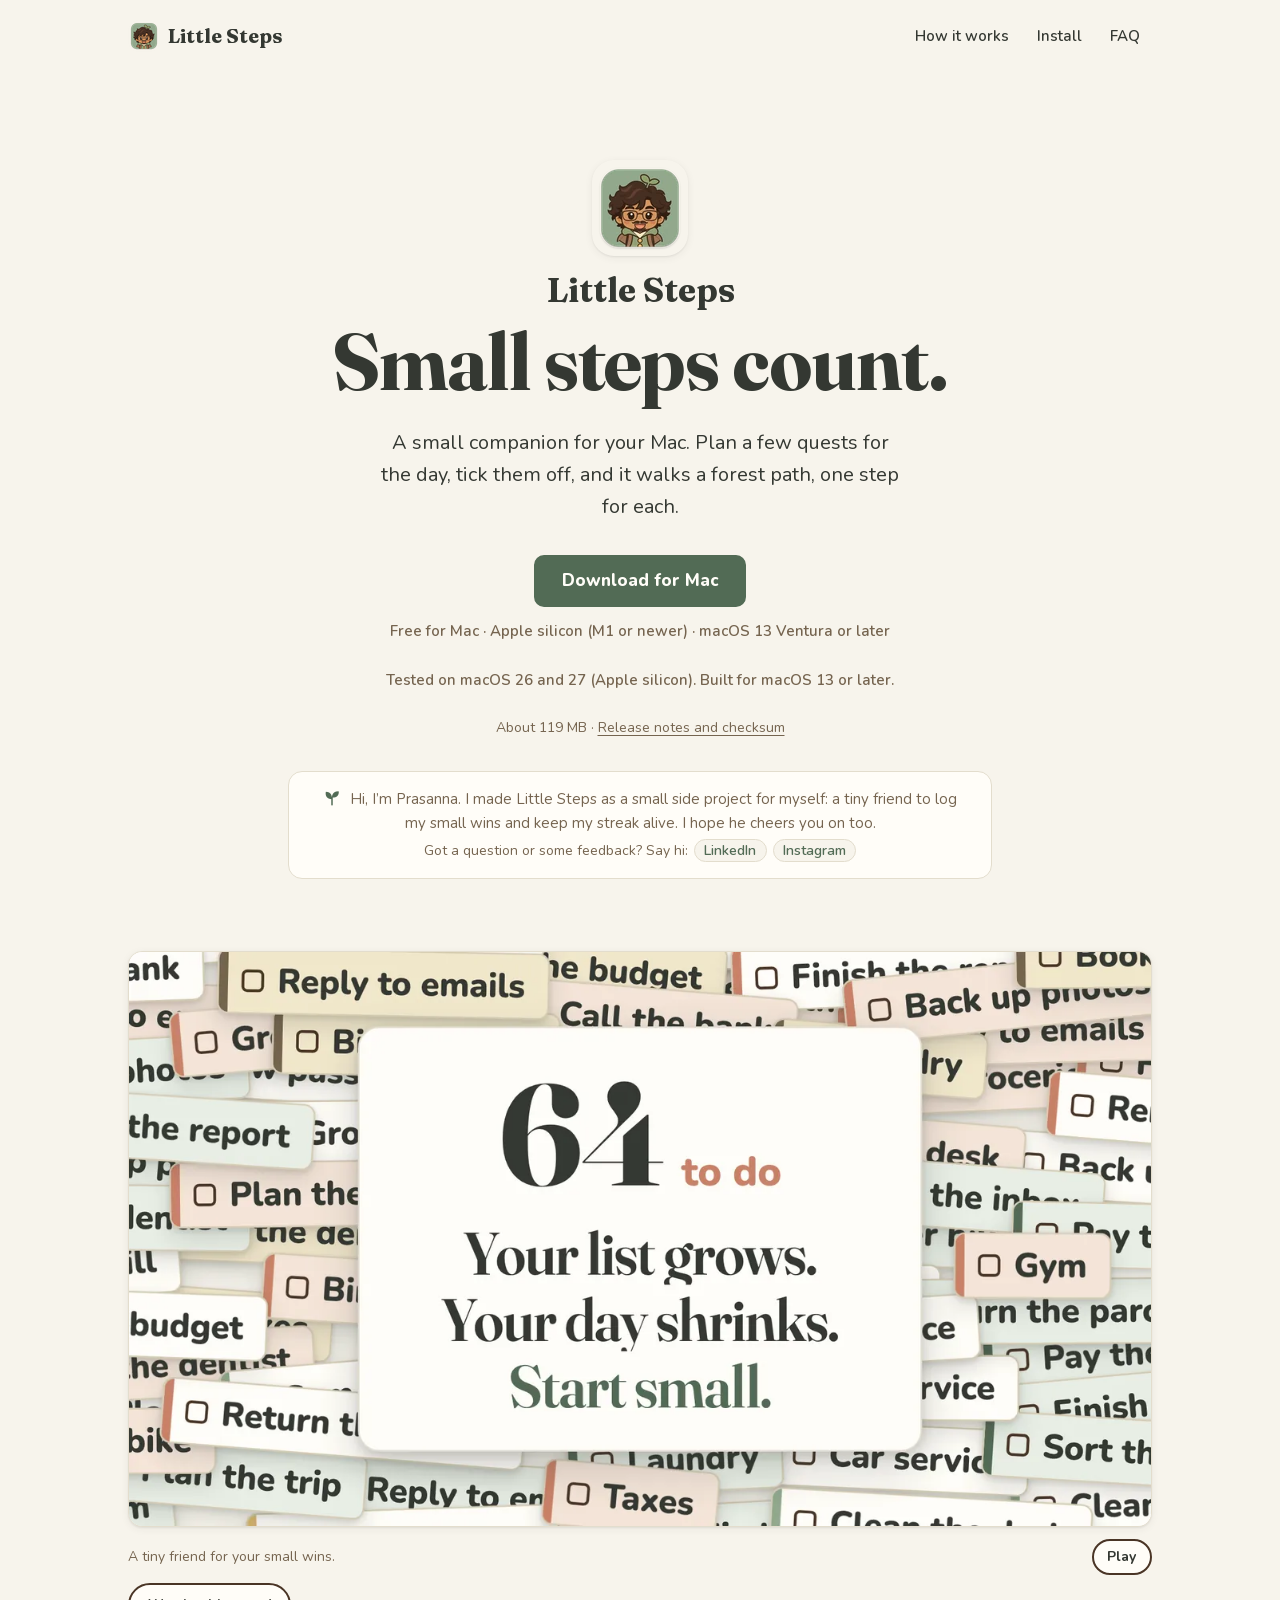
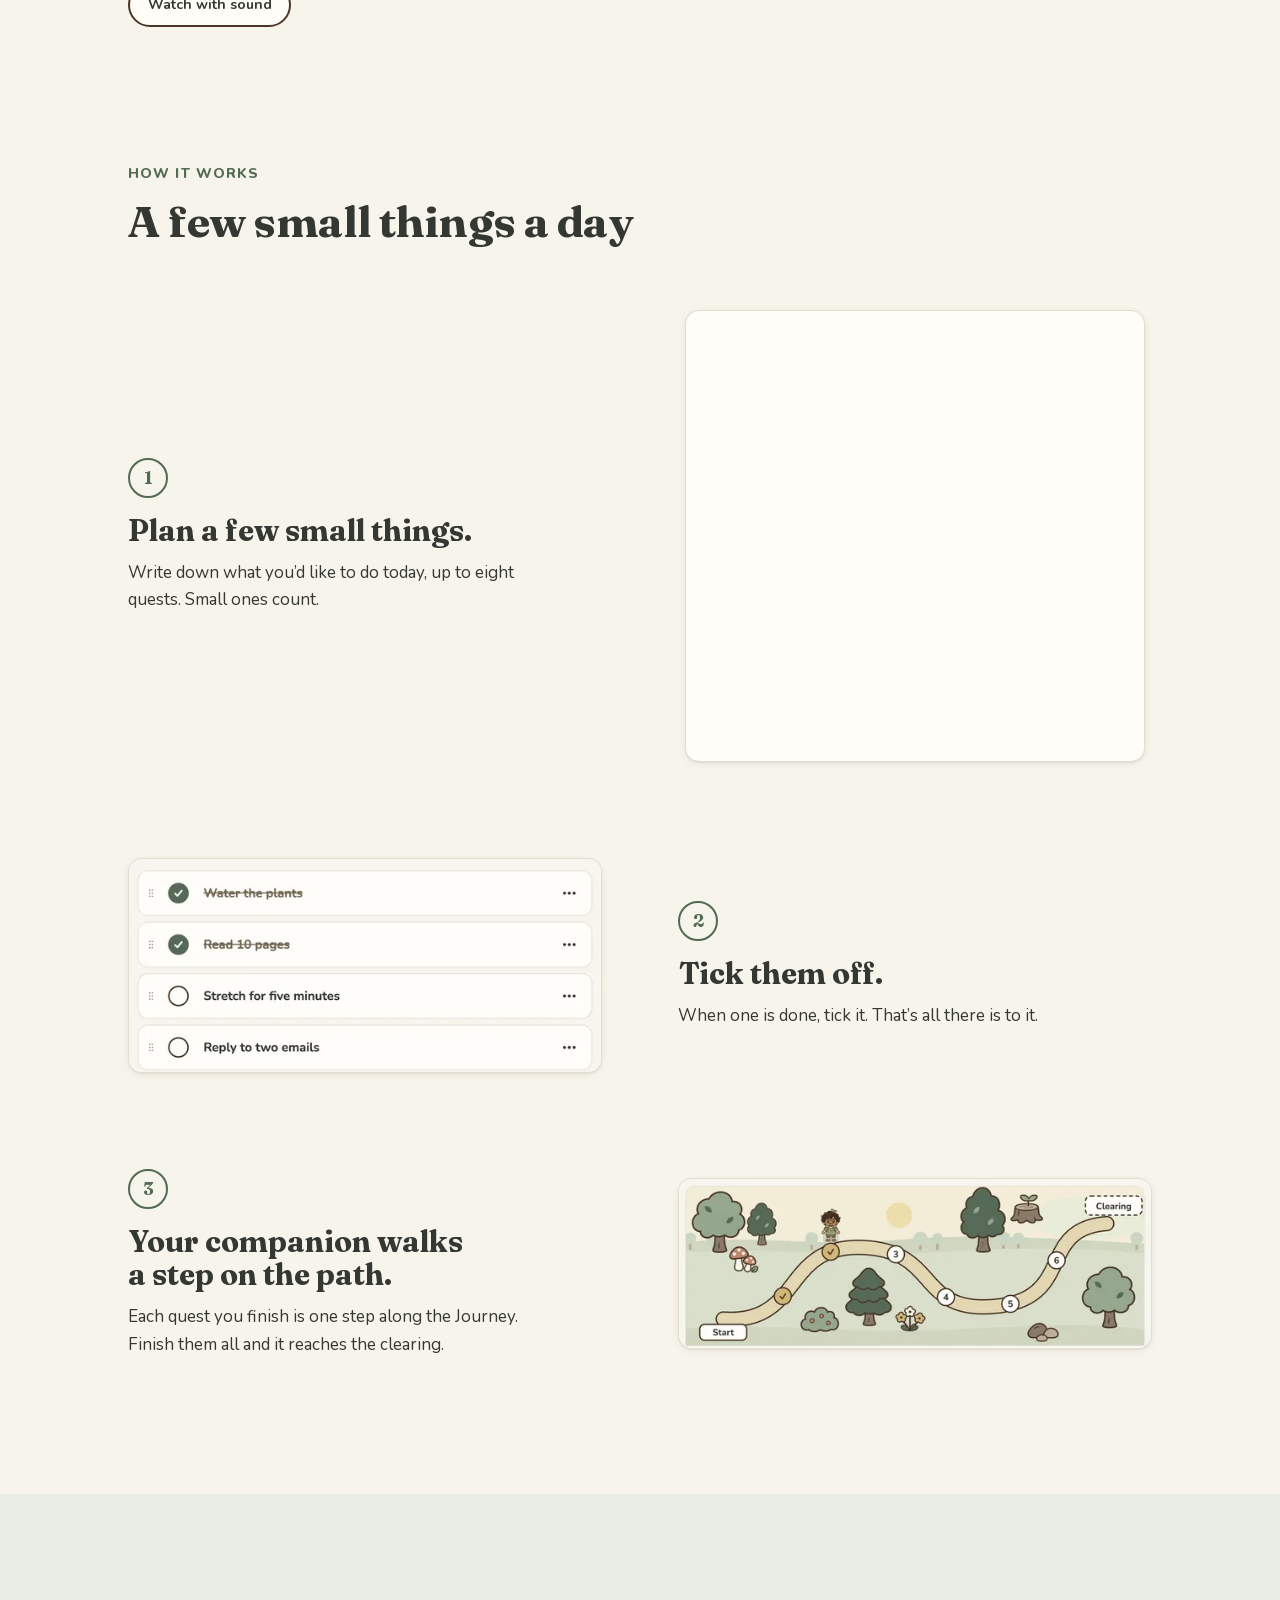
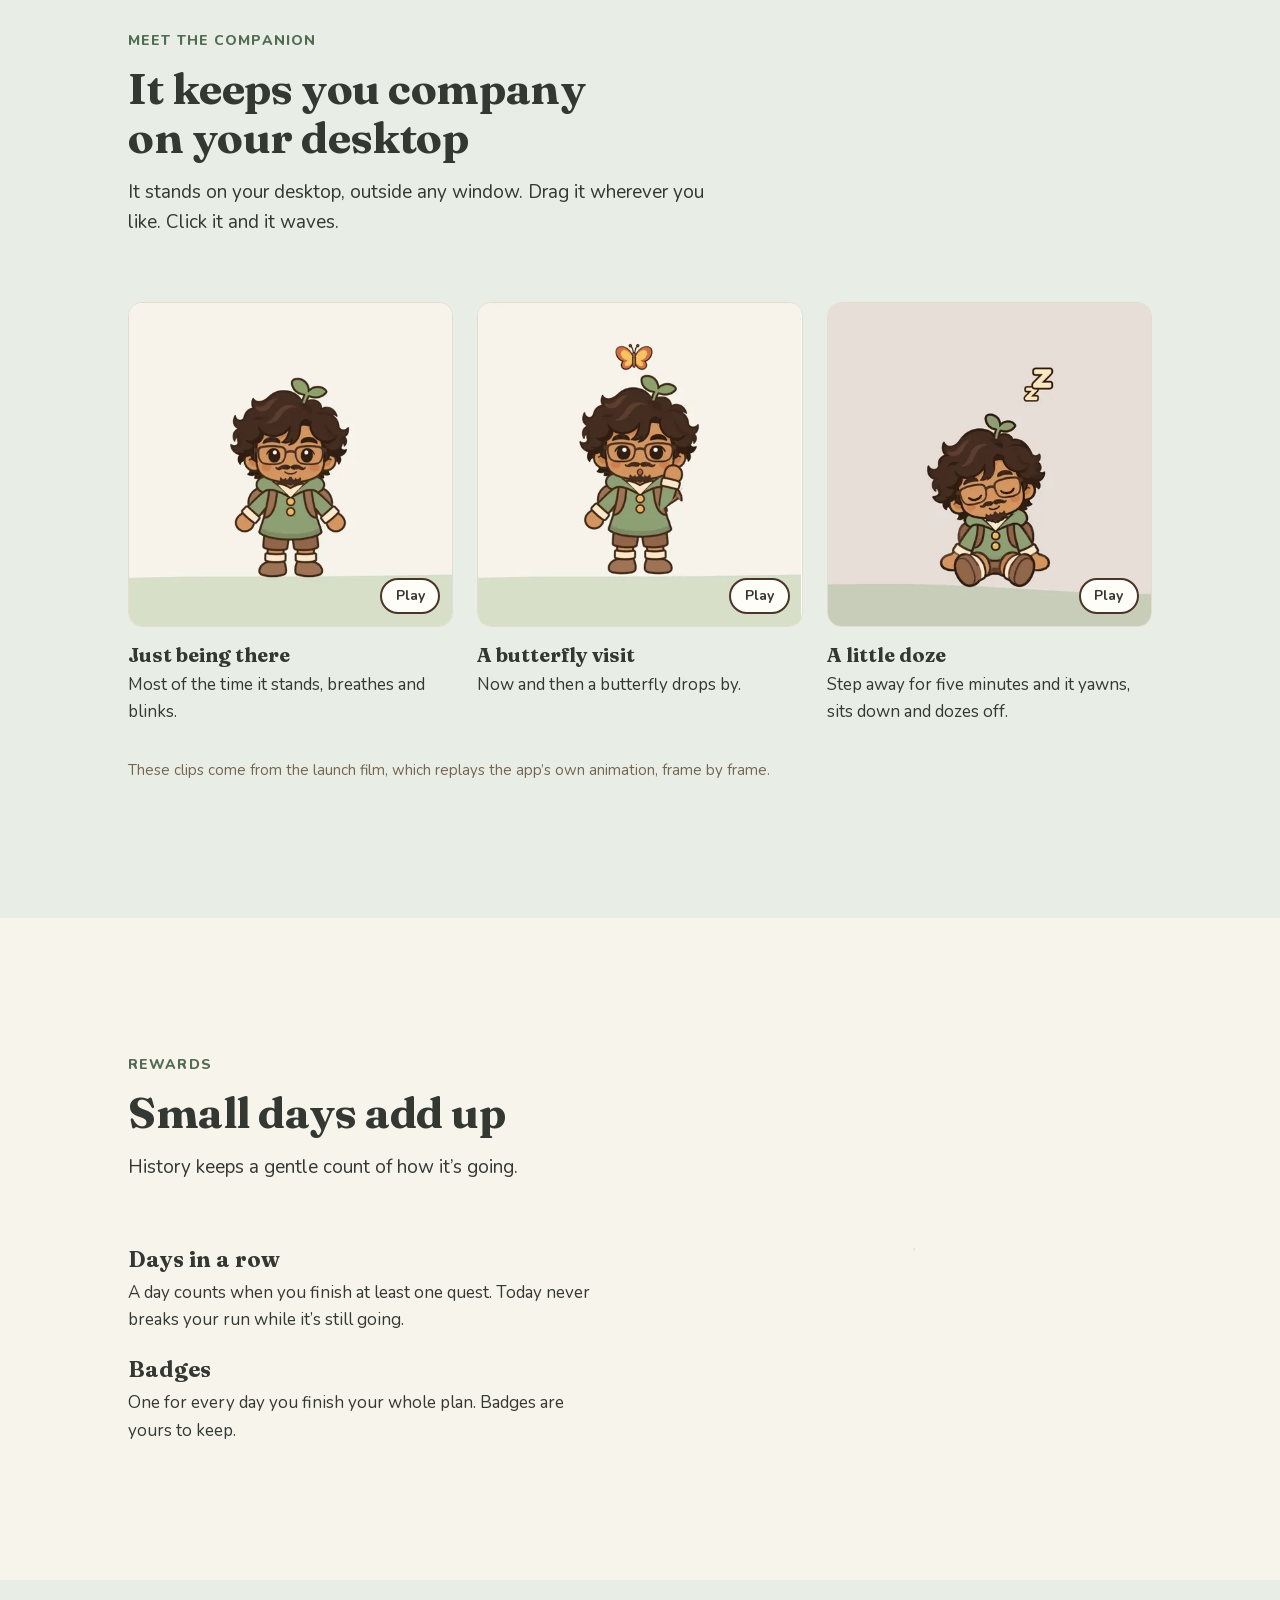
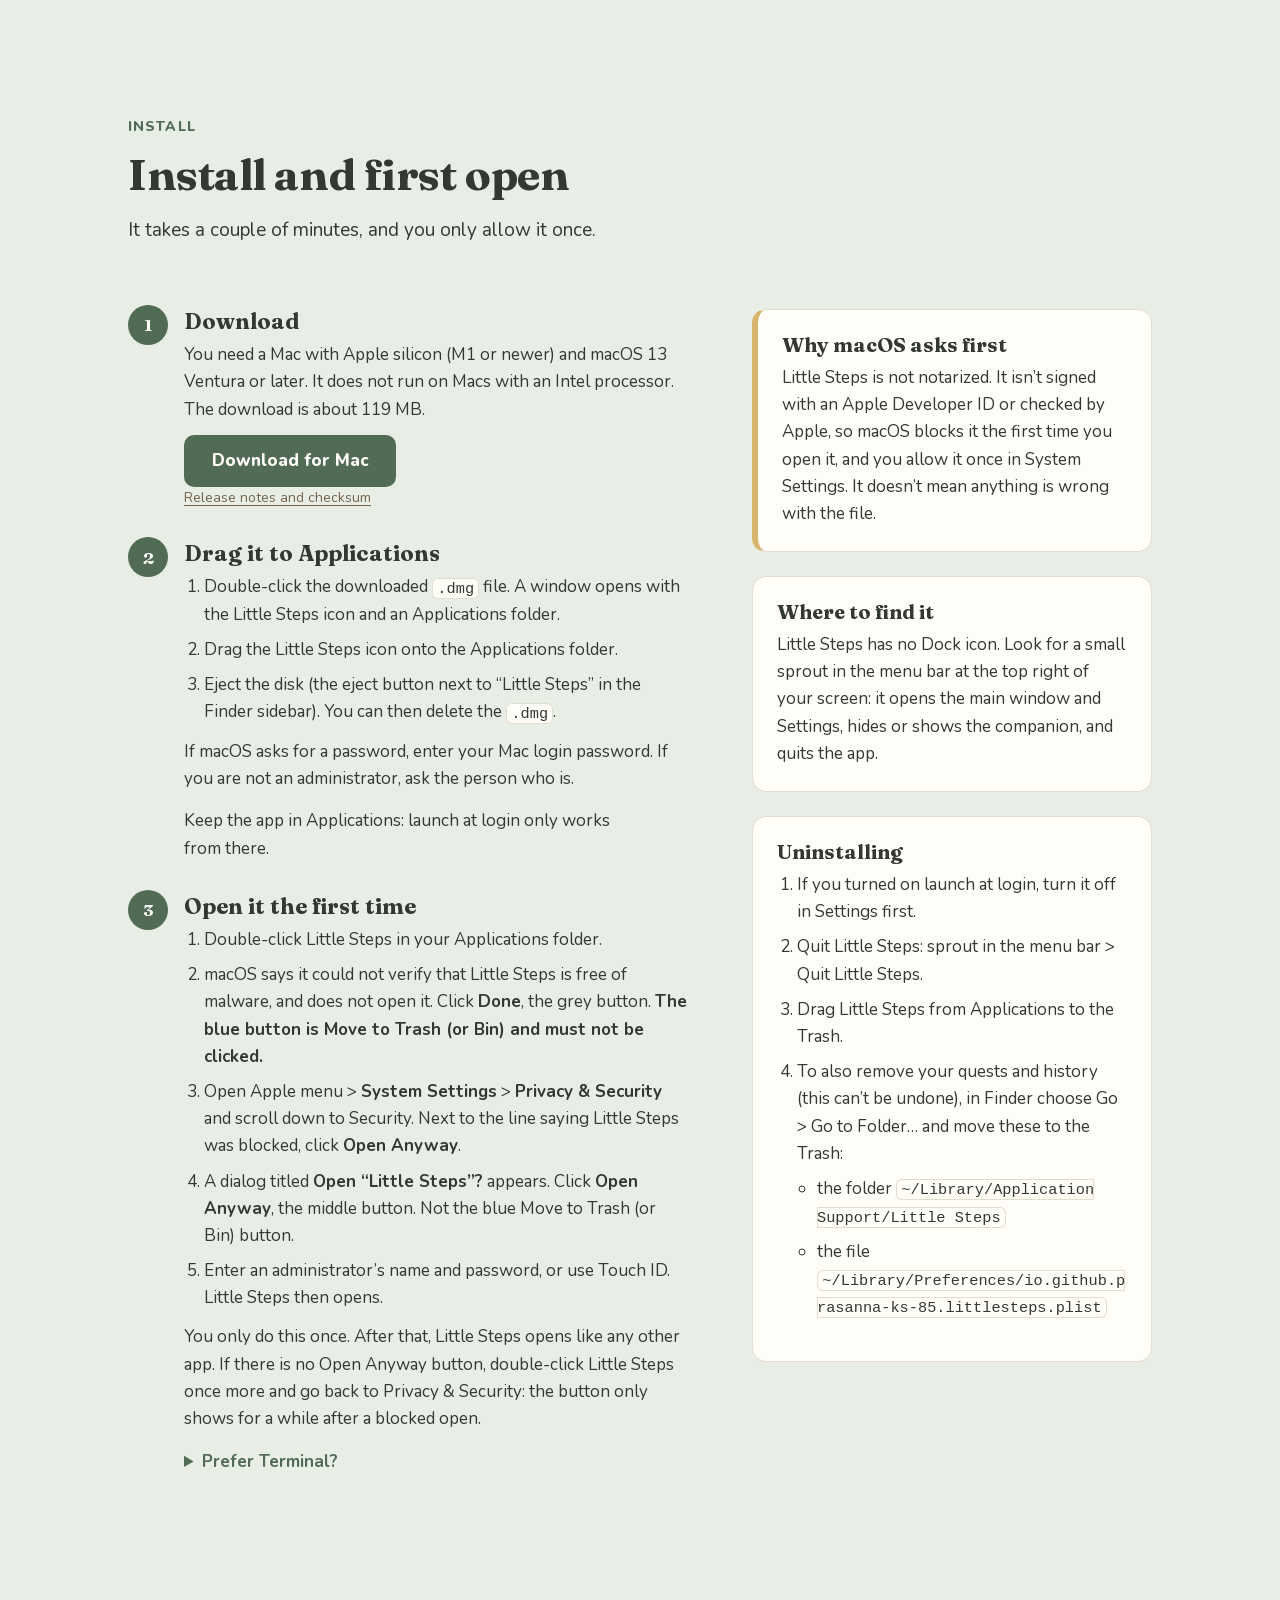
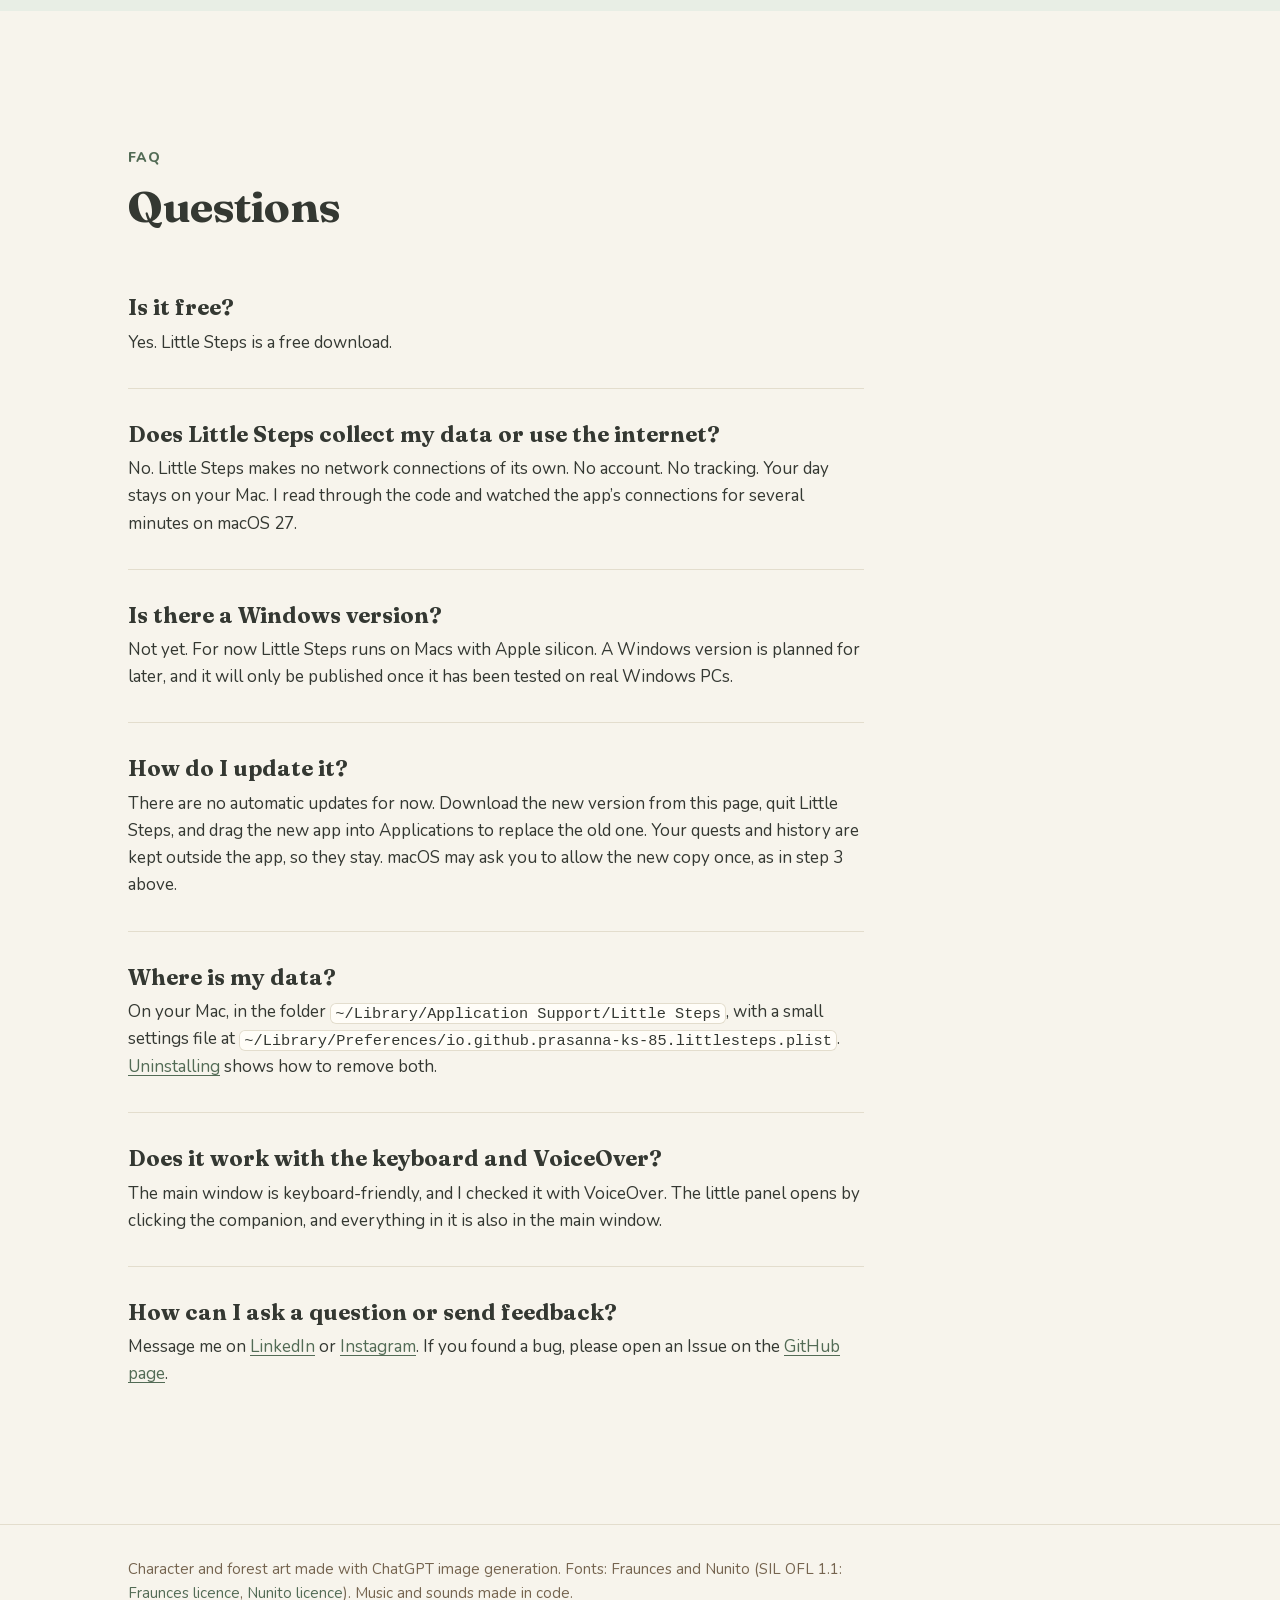
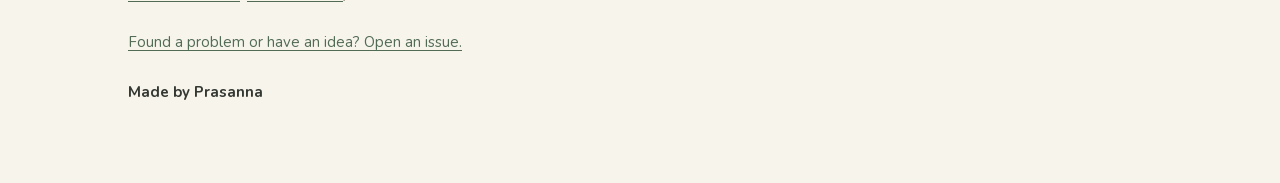
<file: index.html>
<!doctype html>
<html lang="en">
  <head>
    <meta charset="utf-8" />
    <meta name="viewport" content="width=device-width, initial-scale=1" />
    <meta
      http-equiv="Content-Security-Policy"
      content="default-src 'self'; img-src 'self'; media-src 'self'; font-src 'self'; style-src 'self'; script-src 'self'; connect-src 'none'; object-src 'none'; base-uri 'none'; form-action 'none'"
    />
    <meta name="referrer" content="no-referrer" />
    <title>Little Steps · Small steps count.</title>
    <meta
      name="description"
      content="Little Steps is a small companion for your Mac. Plan a few quests for the day, tick them off, and it walks a forest path, one step for each."
    />
    <meta name="theme-color" content="#f7f4ec" />
    <link rel="icon" href="favicon.ico" sizes="48x48" />
    <link rel="icon" type="image/png" sizes="32x32" href="assets/icons/favicon-32.png" />
    <link rel="apple-touch-icon" href="assets/icons/apple-touch-icon.png" />

    <meta property="og:type" content="website" />
    <meta property="og:title" content="Little Steps" />
    <meta property="og:description" content="Small steps count. A small companion for your Mac that walks a forest path as you finish your daily quests." />
    <meta property="og:url" content="https://little-steps-weld.vercel.app/" />
    <meta property="og:image" content="https://little-steps-weld.vercel.app/og-image.jpg" />
    <meta property="og:image:width" content="1200" />
    <meta property="og:image:height" content="630" />
    <meta property="og:image:alt" content="“Small steps count.” beside the Little Steps companion standing on a forest path." />
    <meta name="twitter:card" content="summary_large_image" />

    <link rel="preload" href="assets/fonts/Fraunces-Latin.woff2" as="font" type="font/woff2" crossorigin />
    <link rel="stylesheet" href="assets/css/tokens.css" />
    <link rel="stylesheet" href="assets/css/site.css" />
    <script src="assets/js/config.js" defer></script>
    <script src="assets/js/main.js" defer></script>
  </head>
  <body>
    <a class="skip-link" href="#main">Skip to content</a>

    <header class="site-header">
      <div class="wrap">
        <a class="brand" href="#top" aria-label="Little Steps, top of page">
          <img src="assets/icons/favicon-32.png" srcset="assets/img/app-icon-96.webp 3x" width="32" height="32" alt="" />
          <span>Little Steps</span>
        </a>
        <nav class="site-nav" aria-label="Page sections">
          <ul>
            <li><a href="#how">How it works</a></li>
            <li><a href="#install">Install</a></li>
            <li><a href="#faq">FAQ</a></li>
          </ul>
        </nav>
      </div>
    </header>

    <main id="main">
      <!-- 1. Hero -->
      <section class="hero" id="top" aria-labelledby="hero-title">
        <div class="wrap">
          <img class="hero-icon" src="assets/img/app-icon-96.webp" srcset="assets/img/app-icon-192.webp 2x" width="96" height="96" alt="" />
          <h1 id="hero-title">Little Steps</h1>
          <p class="tagline">Small steps count.</p>
          <p class="lede">
            A small companion for your Mac. Plan a few quests for the day, tick them off, and it walks a forest path, one step for each.
          </p>
          <div class="cta">
            <a class="button button--primary" href="https://github.com/Prasanna-KS-85/little-steps-site/releases/latest/download/Little-Steps.dmg" data-download>Download for Mac</a>
            <p class="cta-note">Free for Mac · Apple silicon (M1 or newer) · macOS&nbsp;13 Ventura or later</p>
            <p class="cta-note">Tested on macOS 26 and 27 (Apple silicon). Built for macOS 13 or later.</p>
            <p class="cta-fine">About 119 MB · <a href="https://github.com/Prasanna-KS-85/little-steps-site/releases/tag/release-1.0.0" rel="noopener">Release notes and checksum</a></p>
          </div>
          <div class="maker-note">
            <p>
              <img src="assets/img/sprout-36.png" width="18" height="18" alt="" />
              <span>Hi, I’m Prasanna. I made Little Steps as a small side project for myself: a tiny friend to log my small wins and keep my streak alive. I hope he cheers you on too.</span>
            </p>
            <p class="maker-contact">
              Got a question or some feedback? Say hi:
              <a class="pill" href="https://www.linkedin.com/in/prasanna-kumar-k-s/" target="_blank" rel="noopener noreferrer" aria-label="Message Prasanna on LinkedIn (opens in a new tab)">LinkedIn</a>
              <a class="pill" href="https://www.instagram.com/prasanna__85/" target="_blank" rel="noopener noreferrer" aria-label="Message Prasanna on Instagram (opens in a new tab)">Instagram</a>
            </p>
          </div>

          <figure class="film" aria-labelledby="film-caption">
            <div class="film-frame">
              <picture>
                <source media="(min-width: 768px)" srcset="assets/img/hero-poster-16x9.webp" width="1280" height="720" />
                <img
                  src="assets/img/hero-poster-4x5.webp"
                  width="720"
                  height="900"
                  alt="A card reading “64 to do. Your list grows. Your day shrinks. Start small.” on top of a pile of to-do notes."
                />
              </picture>
              <video id="hero-video" muted loop playsinline preload="none" aria-describedby="film-description">
                <source src="assets/video/hero-16x9.mp4" type="video/mp4" media="(min-width: 768px)" />
                <source src="assets/video/hero-4x5.mp4" type="video/mp4" />
              </video>
              <!-- The film with sound: no src and no <source> until "Watch with sound" is pressed, so nothing loads before that. -->
              <video id="film-video" playsinline preload="none" aria-describedby="film-description"></video>
            </div>
            <p class="visually-hidden" id="film-description">
              A silent loop of the Little Steps film. The “Watch with sound” button plays the whole film, about 33 seconds, from the
              start, with its music and sounds; its last frame adds a credit line. A pile of to-do notes grows to 64, then a card says to start small. The companion, a small curly-haired character in a green
              hoodie with a sprout on its head, stands on a forest path while a butterfly visits it. Two quests are ticked off, and the
              companion walks along the Journey path to the clearing. It celebrates: “That was lovely work.” History shows the days in a
              row at four and nine badges. A line says there is no account and no tracking, and the day stays on your Mac. In the end the
              companion falls asleep beside the Little Steps name, and the film says it is free for Mac.
            </p>
            <figcaption class="film-bar">
              <span id="film-caption">A tiny friend for your small wins.</span>
              <span class="film-controls">
                <button class="small-button" type="button" id="hero-play">Play</button>
              </span>
            </figcaption>
            <div class="film-actions">
              <button class="small-button" type="button" id="film-watch">Watch with sound</button>
              <span class="film-sound-controls" id="film-sound-controls" hidden>
                <button class="small-button" type="button" id="film-toggle">Pause the film</button>
                <button class="small-button" type="button" id="film-back">Back to the loop</button>
              </span>
            </div>
            <p class="visually-hidden" id="film-status" role="status" aria-live="polite"></p>
          </figure>
        </div>
      </section>

      <!-- 2. How it works -->
      <section class="section" id="how" aria-labelledby="how-title">
        <div class="wrap">
          <div class="section-head">
            <span class="eyebrow">How it works</span>
            <h2 id="how-title">A few small things a day</h2>
          </div>
          <ol class="steps">
            <li class="step">
              <div class="step-text">
                <span class="step-num" aria-hidden="true">1</span>
                <h3>Plan a few small things.</h3>
                <p>Write down what you’d like to do today, up to eight quests. Small ones count.</p>
              </div>
              <figure class="shot shot--plan">
                <img
                  src="assets/img/step-plan-560.webp"
                  srcset="assets/img/step-plan-560.webp 560w, assets/img/step-plan-1120.webp 1120w"
                  sizes="(min-width: 768px) 460px, 100vw"
                  width="560"
                  height="550"
                  loading="lazy"
                  decoding="async"
                  alt="The Plan screen: Today’s quests for Friday 27 November, 6 of 8, listing Water the plants, Read 10 pages, Stretch for five minutes, Reply to two emails, Go for a short walk and Plan tomorrow’s lunch."
                />
              </figure>
            </li>
            <li class="step">
              <div class="step-text">
                <span class="step-num" aria-hidden="true">2</span>
                <h3>Tick them off.</h3>
                <p>When one is done, tick it. That’s all there is to it.</p>
              </div>
              <figure class="shot shot--tick">
                <img
                  src="assets/img/step-tick-560.webp"
                  srcset="assets/img/step-tick-560.webp 560w, assets/img/step-tick-1120.webp 1120w"
                  sizes="(min-width: 768px) 560px, 100vw"
                  width="560"
                  height="254"
                  loading="lazy"
                  decoding="async"
                  alt="Two quests ticked and struck through, Water the plants and Read 10 pages, above two still open: Stretch for five minutes and Reply to two emails."
                />
              </figure>
            </li>
            <li class="step">
              <div class="step-text">
                <span class="step-num" aria-hidden="true">3</span>
                <h3>Your companion walks a step on the path.</h3>
                <p>Each quest you finish is one step along the Journey. Finish them all and it reaches the clearing.</p>
              </div>
              <figure class="shot">
                <img
                  src="assets/img/step-journey-560.webp"
                  srcset="assets/img/step-journey-560.webp 560w, assets/img/step-journey-1120.webp 1120w"
                  sizes="(min-width: 768px) 560px, 100vw"
                  width="560"
                  height="201"
                  loading="lazy"
                  decoding="async"
                  alt="The Journey: a winding forest path from Start to the Clearing with numbered checkpoints. The first two are ticked and the companion stands at the second."
                />
              </figure>
            </li>
          </ol>
        </div>
      </section>

      <!-- 3. Meet the companion -->
      <section class="section section--sage" id="companion" aria-labelledby="companion-title">
        <div class="wrap">
          <div class="section-head">
            <span class="eyebrow">Meet the companion</span>
            <h2 id="companion-title">It keeps you company on your desktop</h2>
            <p>It stands on your desktop, outside any window. Drag it wherever you like. Click it and it waves.</p>
          </div>
          <ul class="loops">
            <li>
              <figure class="loop" data-loop="the idle loop">
                <div class="loop-frame">
                  <video muted loop playsinline preload="none" controls poster="assets/img/companion-idle-poster.webp" width="480" height="480" aria-label="The companion standing, breathing and blinking">
                    <source src="assets/video/companion-idle.mp4" type="video/mp4" />
                  </video>
                  <button class="small-button" type="button">Play</button>
                </div>
                <figcaption>
                  <strong>Just being there</strong>
                  <span>Most of the time it stands, breathes and blinks.</span>
                </figcaption>
              </figure>
            </li>
            <li>
              <figure class="loop" data-loop="the butterfly loop">
                <div class="loop-frame">
                  <video muted loop playsinline preload="none" controls poster="assets/img/companion-butterfly-poster.webp" width="480" height="480" aria-label="A butterfly circles over the companion, which reaches up, hops and smiles as it flies away">
                    <source src="assets/video/companion-butterfly.mp4" type="video/mp4" />
                  </video>
                  <button class="small-button" type="button">Play</button>
                </div>
                <figcaption>
                  <strong>A butterfly visit</strong>
                  <span>Now and then a butterfly drops by.</span>
                </figcaption>
              </figure>
            </li>
            <li>
              <figure class="loop" data-loop="the doze loop">
                <div class="loop-frame">
                  <video muted loop playsinline preload="none" controls poster="assets/img/companion-doze-poster.webp" width="480" height="480" aria-label="The companion sitting with its eyes closed while small z letters rise">
                    <source src="assets/video/companion-doze.mp4" type="video/mp4" />
                  </video>
                  <button class="small-button" type="button">Play</button>
                </div>
                <figcaption>
                  <strong>A little doze</strong>
                  <span>Step away for five minutes and it yawns, sits down and dozes off.</span>
                </figcaption>
              </figure>
            </li>
          </ul>
          <p class="fine">These clips come from the launch film, which replays the app’s own animation, frame by frame.</p>
        </div>
      </section>

      <!-- 4. Rewards -->
      <section class="section" id="rewards" aria-labelledby="rewards-title">
        <div class="wrap rewards">
          <div>
            <div class="section-head">
              <span class="eyebrow">Rewards</span>
              <h2 id="rewards-title">Small days add up</h2>
              <p>History keeps a gentle count of how it’s going.</p>
            </div>
            <ul class="reward-list">
              <li>
                <h3>Days in a row</h3>
                <p>A day counts when you finish at least one quest. Today never breaks your run while it’s still going.</p>
              </li>
              <li>
                <h3>Badges</h3>
                <p>One for every day you finish your whole plan. Badges are yours to keep.</p>
              </li>
            </ul>
          </div>
          <figure class="shot">
            <img
              src="assets/img/history-after-400.webp"
              srcset="assets/img/history-after-400.webp 400w, assets/img/history-after-800.webp 800w"
              sizes="400px"
              width="400"
              height="638"
              loading="lazy"
              decoding="async"
              alt="The History screen: Days in a row 4, your longest run yet. Badges 9. Below, the last 14 days as a strip of circles, most with a star for a whole plan done."
            />
          </figure>
        </div>
      </section>

      <!-- 5. Install and first open -->
      <section class="section section--sage" id="install" aria-labelledby="install-title">
        <div class="wrap">
          <div class="section-head">
            <span class="eyebrow">Install</span>
            <h2 id="install-title">Install and first open</h2>
            <p>It takes a couple of minutes, and you only allow it once.</p>
          </div>
          <div class="install">
            <ol class="install-steps">
              <li>
                <h3>Download</h3>
                <p>You need a Mac with Apple silicon (M1 or newer) and macOS 13 Ventura or later. It does not run on Macs with an Intel processor. The download is about 119 MB.</p>
                <a class="button button--primary" href="https://github.com/Prasanna-KS-85/little-steps-site/releases/latest/download/Little-Steps.dmg" data-download>Download for Mac</a>
                <p class="cta-fine"><a href="https://github.com/Prasanna-KS-85/little-steps-site/releases/tag/release-1.0.0" rel="noopener">Release notes and checksum</a></p>
              </li>
              <li>
                <h3>Drag it to Applications</h3>
                <ol>
                  <li>Double-click the downloaded <code>.dmg</code> file. A window opens with the Little Steps icon and an Applications folder.</li>
                  <li>Drag the Little Steps icon onto the Applications folder.</li>
                  <li>Eject the disk (the eject button next to “Little Steps” in the Finder sidebar). You can then delete the <code>.dmg</code>.</li>
                </ol>
                <p>If macOS asks for a password, enter your Mac login password. If you are not an administrator, ask the person who is.</p>
                <p>Keep the app in Applications: launch at login only works from there.</p>
              </li>
              <li>
                <h3>Open it the first time</h3>
                <ol>
                  <li>Double-click Little Steps in your Applications folder.</li>
                  <li>macOS says it could not verify that Little Steps is free of malware, and does not open it. Click <strong>Done</strong>, the grey button. <strong>The blue button is Move to Trash (or Bin) and must not be clicked.</strong></li>
                  <li>Open Apple menu &gt; <strong>System Settings</strong> &gt; <strong>Privacy &amp; Security</strong> and scroll down to Security. Next to the line saying Little Steps was blocked, click <strong>Open Anyway</strong>.</li>
                  <li>A dialog titled <strong>Open “Little Steps”?</strong> appears. Click <strong>Open Anyway</strong>, the middle button. Not the blue Move to Trash (or Bin) button.</li>
                  <li>Enter an administrator’s name and password, or use Touch ID. Little Steps then opens.</li>
                </ol>
                <p>You only do this once. After that, Little Steps opens like any other app. If there is no Open Anyway button, double-click Little Steps once more and go back to Privacy &amp; Security: the button only shows for a while after a blocked open.</p>
                <details>
                  <summary>Prefer Terminal?</summary>
                  <p>Instead of the steps above, run this, then open the app normally. It removes the “downloaded from the internet” mark, so macOS no longer asks. Only do this for apps you trust.</p>
                  <pre><code>xattr -dr com.apple.quarantine "/Applications/Little Steps.app"</code></pre>
                </details>
              </li>
            </ol>

            <div class="side">
              <div class="note" role="note" aria-labelledby="notarized-title">
                <h3 id="notarized-title">Why macOS asks first</h3>
                <p>Little Steps is not notarized. It isn’t signed with an Apple Developer ID or checked by Apple, so macOS blocks it the first time you open it, and you allow it once in System Settings. It doesn’t mean anything is wrong with the file.</p>
              </div>
              <div class="card">
                <h3>Where to find it</h3>
                <p>Little Steps has no Dock icon. Look for a small sprout in the menu bar at the top right of your screen: it opens the main window and Settings, hides or shows the companion, and quits the app.</p>
              </div>
              <div class="card" id="uninstall">
                <h3>Uninstalling</h3>
                <ol>
                  <li>If you turned on launch at login, turn it off in Settings first.</li>
                  <li>Quit Little Steps: sprout in the menu bar &gt; Quit Little Steps.</li>
                  <li>Drag Little Steps from Applications to the Trash.</li>
                  <li>
                    To also remove your quests and history (this can’t be undone), in Finder choose Go &gt; Go to Folder… and move these to the Trash:
                    <ul class="plain-list">
                      <li>the folder <code>~/Library/Application Support/Little Steps</code></li>
                      <li>the file <code>~/Library/Preferences/io.github.prasanna-ks-85.littlesteps.plist</code></li>
                    </ul>
                  </li>
                </ol>
              </div>
            </div>
          </div>
        </div>
      </section>

      <!-- 6. FAQ -->
      <section class="section" id="faq" aria-labelledby="faq-title">
        <div class="wrap">
          <div class="section-head">
            <span class="eyebrow">FAQ</span>
            <h2 id="faq-title">Questions</h2>
          </div>
          <dl class="faq">
            <dt>Is it free?</dt>
            <dd>Yes. Little Steps is a free download.</dd>

            <dt>Does Little Steps collect my data or use the internet?</dt>
            <dd>No. Little Steps makes no network connections of its own. No account. No tracking. Your day stays on your Mac. I read through the code and watched the app’s connections for several minutes on macOS 27.</dd>

            <dt>Is there a Windows version?</dt>
            <dd>Not yet. For now Little Steps runs on Macs with Apple silicon. A Windows version is planned for later, and it will only be published once it has been tested on real Windows PCs.</dd>

            <dt>How do I update it?</dt>
            <dd>
              There are no automatic updates for now. Download the new version from this page, quit Little Steps, and drag the new app into Applications to replace the old one.
              Your quests and history are kept outside the app, so they stay. macOS may ask you to allow the new copy once, as in step 3 above.
            </dd>

            <dt>Where is my data?</dt>
            <dd>
              On your Mac, in the folder <code>~/Library/Application Support/Little Steps</code>, with a small settings file at
              <code>~/Library/Preferences/io.github.prasanna-ks-85.littlesteps.plist</code>. <a href="#uninstall">Uninstalling</a> shows how to remove both.
            </dd>

            <dt>Does it work with the keyboard and VoiceOver?</dt>
            <dd>
              The main window is keyboard-friendly, and I checked it with VoiceOver. The little panel opens by clicking the companion, and everything in it is also in the main window.
            </dd>

            <dt>How can I ask a question or send feedback?</dt>
            <dd>
              Message me on
              <a href="https://www.linkedin.com/in/prasanna-kumar-k-s/" target="_blank" rel="noopener noreferrer" aria-label="Message Prasanna on LinkedIn (opens in a new tab)">LinkedIn</a>
              or
              <a href="https://www.instagram.com/prasanna__85/" target="_blank" rel="noopener noreferrer" aria-label="Message Prasanna on Instagram (opens in a new tab)">Instagram</a>.
              If you found a bug, please open an Issue on the <a href="https://github.com/Prasanna-KS-85/little-steps-site/issues" rel="noopener">GitHub page</a>.
            </dd>
          </dl>
        </div>
      </section>
    </main>

    <!-- 7. Footer -->
    <footer class="site-footer">
      <div class="wrap">
        <p>
          Character and forest art made with ChatGPT image generation. Fonts: Fraunces and Nunito (SIL OFL 1.1:
          <a href="assets/fonts/OFL-Fraunces.txt">Fraunces licence</a>, <a href="assets/fonts/OFL-Nunito.txt">Nunito licence</a>). Music and sounds made in code.
        </p>
        <p><a href="https://github.com/Prasanna-KS-85/little-steps-site/issues" rel="noopener">Found a problem or have an idea? Open an issue.</a></p>
        <p class="made">Made by Prasanna</p>
      </div>
    </footer>
  </body>
</html>
</file>
<file: assets/css/tokens.css>
/* Copied verbatim from the app repo, src/renderer/theme/tokens.css (little-steps @ eae78e4). Do not edit here. */
/* Design tokens for the main window (Phase 3-1). Colours from PRD §7.3, with the D-121 working
   shades. Every colour in the main window's CSS comes from here: the other CSS files use var() only
   (a unit test checks that), and src/renderer/theme/contrast-pairs.ts lists every text and UI pair
   they use, which src/renderer/theme/contrast.test.ts checks against WCAG 2.2 AA.
   Usage (§7.3): body text Charcoal (Forest Green allowed); secondary text Text Brown; control
   outlines Outline Sage or Forest Green; focus ring and filled states Forest Green with Soft Ivory
   on top; Sage Green, Terracotta, Muted Mustard and Soft Brown are decorative only. */
:root {
  --color-warm-cream: #f7f4ec;
  --color-soft-ivory: #fffdf8;
  --color-pale-sage: #e8eee5;
  --color-sage-green: #91a88c;
  --color-forest-green: #526b55;
  --color-terracotta: #c98268;
  --color-muted-mustard: #d8b56d;
  --color-charcoal: #343832;
  --color-soft-brown: #8c7966;
  --color-text-brown: #75644f;
  --color-outline-sage: #6e8769;
  /* Phase 7-2a (D-200). Bark: the border of interactive controls, checkbox rings, switch outlines,
     panel and bubble borders (10.45 / 11.30 / 9.73 on Warm Cream / Soft Ivory / Pale Sage). Hairline:
     decorative only (card edges, dividers), 1.33:1 on Soft Ivory, never the only edge of a control. */
  --color-bark: #4a3526;
  --color-hairline: #e3ddcd;

  /* Phase 7-3b (D-216 to D-221): the Journey scene's own colours (7-0 spec, board colours beyond the
     palette). Decorative only: no text and no state is carried by them alone, so they are not in the
     contrast pairs. Sky and ground are what the sprites were checked on for halos. */
  --scene-sky: #f4ecd6;
  --scene-sun: #efdca4;
  --scene-ground: #d8dfc9;
  --scene-ground-deep: #cfd6bd;
  --scene-path: #e6d5ae;
  --scene-far-tree: #c9d6c3;
  --scene-far-trunk: #bfae95;
  --scene-clearing: #e7ecd6;

  /* Role aliases (D-200): a later dark theme changes these, not every rule. Outline Sage stays for
     disabled borders only. Used by the main window's shared controls, shell and Plan from 7-2b. */
  --color-border-control: var(--color-bark);
  --color-border-card: var(--color-hairline);
  --color-border-disabled: var(--color-outline-sage);

  --radius-card: 14px;
  --radius-control: 10px;
  --radius-bubble: 16px;
  --border-control-width: 2px;
  --space-1: 4px;
  --space-2: 8px;
  --space-3: 12px;
  --space-4: 16px;
  --space-5: 24px;
  --space-6: 32px;
  /* Phase 8-1b: the main window's one content width, centred, for the header, the banners and all
     four screens. It is the Journey scene's design width (860 px, 7-3a), so no art is stretched. At
     the default (900 px) and minimum (720 px) windows the 32 px gutter is wider, so nothing changes. */
  --layout-content-max: 860px;
  --focus-ring-width: 2px;
  --focus-ring-offset: 2px;
  --shadow-card: 0 1px 2px rgb(52 56 50 / 8%), 0 2px 8px rgb(52 56 50 / 6%);
  /* The panel's offset shadow (board; only if the owner asks for it, D-201). */
  --shadow-panel: 0 6px 0 rgb(74 53 38 / 16%);
  /* The backdrop behind a modal dialog (Phase 6-4): Charcoal at 35%, decorative, no text on it. */
  --scrim: rgb(52 56 50 / 35%);

  /* Fonts (D-199): the bundled files (src/shared/fonts/fonts.css) first, the system fonts after. */
  --font-display: 'Fraunces', Georgia, serif;
  --font-body: 'Nunito', -apple-system, BlinkMacSystemFont, 'Segoe UI', system-ui, sans-serif;

  /* Type scale (7-0 spec): px sizes by role, weights, line heights. Existing rules keep their own
     sizes until 7-2b to 7-2d move them here. */
  --text-xs: 12px;
  --text-sm: 13px;
  --text-md: 14px;
  --text-base: 15px;
  --text-lg: 16px;
  --text-xl: 17px;
  --text-h2: 20px;
  --text-brand: 22px;
  --text-panel-title: 24px;
  --text-h1: 38px;
  --text-stat: 76px;
  --weight-regular: 400;
  --weight-medium: 600;
  --weight-bold: 700;
  --weight-heavy: 800;
  --leading-tight: 1.1;
  --leading-body: 1.45;
}
</file>
<file: assets/css/site.css>
/* Little Steps site. Colours, type and radii are the app's tokens (src/renderer/theme/tokens.css in
   the app repo), copied in tokens.css next to this file. Scaled up for reading on the web. */

@font-face {
  font-family: 'Fraunces';
  font-style: normal;
  font-weight: 700;
  font-display: swap;
  src: url('../fonts/Fraunces-Latin.woff2') format('woff2');
}
@font-face {
  font-family: 'Nunito';
  font-style: normal;
  font-weight: 400 800;
  font-display: swap;
  src: url('../fonts/Nunito-Latin.woff2') format('woff2');
}

:root {
  --page-max: 1120px;
  --text-max: 38rem;
  --gutter: clamp(20px, 5vw, 48px);
  --section-space: clamp(72px, 11vw, 136px);
}

*,
*::before,
*::after {
  box-sizing: border-box;
}

html {
  -webkit-text-size-adjust: 100%;
  text-size-adjust: 100%;
  scroll-behavior: smooth;
}
@media (prefers-reduced-motion: reduce) {
  html {
    scroll-behavior: auto;
  }
}

body {
  margin: 0;
  background: var(--color-warm-cream);
  color: var(--color-charcoal);
  font-family: var(--font-body);
  font-size: 1.0625rem; /* 17px */
  line-height: 1.6;
  font-weight: var(--weight-regular);
}

img,
video {
  display: block;
  max-width: 100%;
  height: auto;
}

h1,
h2,
h3 {
  font-family: var(--font-display);
  font-weight: var(--weight-bold);
  line-height: var(--leading-tight);
  color: var(--color-charcoal);
  margin: 0;
  text-wrap: balance;
}
h2 {
  font-size: clamp(2rem, 4.4vw, 2.75rem);
  letter-spacing: -0.01em;
}
h3 {
  font-size: 1.375rem;
}
p {
  margin: 0;
  text-wrap: pretty;
}
p + p {
  margin-top: 0.9em;
}

a {
  color: var(--color-forest-green);
  text-decoration-thickness: 1px;
  text-underline-offset: 0.18em;
}
a:hover {
  text-decoration-thickness: 2px;
}

code {
  font-family: ui-monospace, 'SF Mono', Menlo, monospace;
  font-size: 0.9em;
  background: var(--color-soft-ivory);
  box-shadow: inset 0 0 0 1px var(--color-hairline);
  color: var(--color-charcoal);
  padding: 0.1em 0.35em;
  border-radius: 6px;
  overflow-wrap: anywhere;
}
pre {
  margin: 0.75rem 0 0;
  padding: 0.9rem 1rem;
  background: var(--color-soft-ivory);
  border: 1px solid var(--color-hairline);
  border-radius: var(--radius-control);
  overflow-x: auto;
}
pre code {
  padding: 0;
  background: none;
  box-shadow: none;
  overflow-wrap: normal;
}

/* Visible focus everywhere: Forest Green, 2 px, offset 2 px (the app's focus ring). */
:focus-visible {
  outline: var(--focus-ring-width) solid var(--color-forest-green);
  outline-offset: var(--focus-ring-offset);
  border-radius: 4px;
}

.visually-hidden {
  position: absolute !important;
  width: 1px;
  height: 1px;
  margin: -1px;
  padding: 0;
  overflow: hidden;
  clip: rect(0 0 0 0);
  white-space: nowrap;
  border: 0;
}

.skip-link {
  position: absolute;
  left: var(--space-4);
  top: -100px;
  z-index: 10;
  padding: var(--space-2) var(--space-4);
  background: var(--color-forest-green);
  color: var(--color-soft-ivory);
  border-radius: var(--radius-control);
  font-weight: var(--weight-bold);
  text-decoration: none;
}
.skip-link:focus {
  top: var(--space-4);
}

.wrap {
  width: 100%;
  max-width: var(--page-max);
  margin-inline: auto;
  padding-inline: var(--gutter);
}

/* ------------------------------------------------------------ header */
.site-header .wrap {
  display: flex;
  align-items: center;
  justify-content: space-between;
  gap: var(--space-4);
  padding-block: var(--space-4);
}
.brand {
  display: inline-flex;
  align-items: center;
  gap: var(--space-2);
  font-family: var(--font-display);
  font-weight: var(--weight-bold);
  font-size: 1.25rem;
  color: var(--color-charcoal);
  text-decoration: none;
}
.brand img {
  width: 32px;
  height: 32px;
  border-radius: 8px;
}
.site-nav ul {
  display: flex;
  gap: var(--space-1);
  margin: 0;
  padding: 0;
  list-style: none;
}
.site-nav a {
  display: inline-block;
  padding: var(--space-2) var(--space-3);
  border-radius: var(--radius-control);
  color: var(--color-charcoal);
  font-weight: var(--weight-medium);
  font-size: 0.9375rem;
  text-decoration: none;
}
.site-nav a:hover {
  background: var(--color-pale-sage);
}
@media (max-width: 559px) {
  .site-nav {
    display: none;
  }
}

/* ------------------------------------------------------------ buttons */
.button {
  display: inline-flex;
  align-items: center;
  justify-content: center;
  min-height: 52px;
  padding: 0 1.6rem;
  border-radius: var(--radius-control);
  border: var(--border-control-width) solid transparent;
  font: inherit;
  font-weight: var(--weight-heavy);
  font-size: 1.0625rem;
  text-decoration: none;
  cursor: pointer;
}
.button--primary {
  background: var(--color-forest-green);
  border-color: var(--color-forest-green);
  color: var(--color-soft-ivory);
}
.button--primary:hover {
  background: var(--color-charcoal);
  border-color: var(--color-charcoal);
}
.button--soon,
.button--soon:disabled {
  background: var(--color-pale-sage);
  border-color: var(--color-border-disabled);
  border-style: dashed;
  color: var(--color-charcoal);
  cursor: not-allowed;
}

.small-button {
  appearance: none;
  min-height: 36px;
  padding: 0 0.85rem;
  border-radius: 999px;
  border: var(--border-control-width) solid var(--color-border-control);
  background: var(--color-soft-ivory);
  color: var(--color-charcoal);
  font: inherit;
  font-size: 0.875rem;
  font-weight: var(--weight-bold);
  cursor: pointer;
}
.small-button:hover {
  background: var(--color-pale-sage);
}

/* ------------------------------------------------------------ hero */
.hero {
  padding-top: clamp(32px, 7vw, 88px);
  text-align: center;
}
.hero-icon {
  width: 96px;
  height: 96px;
  margin: 0 auto var(--space-4);
  border-radius: 22px;
  box-shadow: var(--shadow-card);
}
.hero h1 {
  font-size: clamp(1.75rem, 3.4vw, 2.125rem);
}
.tagline {
  margin-top: var(--space-3);
  font-family: var(--font-display);
  font-weight: var(--weight-bold);
  font-size: clamp(2.75rem, 8vw, 5rem);
  line-height: 1.02;
  letter-spacing: -0.015em;
  color: var(--color-charcoal);
}
.hero .lede {
  max-width: 34rem;
  margin: var(--space-5) auto 0;
  font-size: clamp(1.125rem, 2.2vw, 1.25rem);
  color: var(--color-charcoal);
}
.cta {
  margin-top: var(--space-6);
  display: flex;
  flex-direction: column;
  align-items: center;
  gap: var(--space-3);
}
.cta-note {
  font-size: 0.9375rem;
  color: var(--color-text-brown);
  font-weight: var(--weight-medium);
}

.cta-fine {
  font-size: 0.875rem;
  color: var(--color-text-brown);
}
.cta-fine a {
  color: inherit;
}

/* A short note from the maker, under the Download area: left-aligned on phones, centred from 768 px. */
.maker-note {
  max-width: 30rem;
  margin: var(--space-6) auto 0;
  padding: var(--space-4) var(--space-5);
  border-radius: var(--radius-card);
  background: var(--color-soft-ivory);
  border: 1px solid var(--color-hairline);
  text-align: left;
  font-size: 0.9375rem;
  line-height: 1.55;
  color: var(--color-text-brown);
}
.maker-note img {
  display: inline-block;
  vertical-align: -0.2em;
  margin-right: 0.35em;
}
.maker-note p + p {
  margin-top: var(--space-1);
}
/* The quiet contact line: same type as the note, two small pills in the site's greens. */
.maker-contact {
  font-size: 0.875rem;
}
.pill {
  display: inline-block;
  margin-left: 0.2em;
  padding: 0 0.65em;
  border: 1px solid var(--color-hairline);
  border-radius: 999px;
  background: var(--color-warm-cream);
  color: var(--color-forest-green);
  font-weight: var(--weight-medium);
  line-height: 1.5;
  text-decoration: none;
}
.pill:hover {
  border-color: var(--color-forest-green);
}
.pill:focus-visible {
  border-radius: 999px;
}
@media (min-width: 768px) {
  /* Wider here so the note stays two lines of text plus the contact line, and the hero does not grow. */
  .maker-note {
    max-width: 44rem;
    text-align: center;
  }
}

/* The film: 4:5 on phones, 16:9 from 768 px. The poster is a <picture> under the video, so each
   shape gets its own frame; the video is shown once it plays. */
.film {
  position: relative;
  margin: clamp(40px, 7vw, 72px) auto 0;
  max-width: 520px;
}
.film-frame {
  position: relative;
  aspect-ratio: 4 / 5;
  overflow: hidden;
  border-radius: var(--radius-card);
  border: 1px solid var(--color-hairline);
  background: var(--color-soft-ivory);
  box-shadow: var(--shadow-card);
}
@media (min-width: 768px) {
  .film {
    max-width: 1040px;
  }
  .film-frame {
    aspect-ratio: 16 / 9;
  }
}
.film-frame picture,
.film-frame img,
.film-frame video {
  position: absolute;
  inset: 0;
  width: 100%;
  height: 100%;
  object-fit: cover;
}
.film-frame video {
  opacity: 0;
}
.film--started .film-frame video {
  opacity: 1;
}
.film-bar {
  display: flex;
  flex-wrap: wrap;
  align-items: center;
  justify-content: space-between;
  gap: var(--space-2) var(--space-4);
  margin-top: var(--space-3);
  font-size: 0.875rem;
  color: var(--color-text-brown);
  text-align: left;
}
.film-controls {
  display: none;
  gap: var(--space-2);
}
.film--ready .film-controls {
  display: flex;
}
.film--sound .film-controls {
  display: none;
}
/* "Watch with sound": hidden without JavaScript (the poster alone is shown), shown once the script is ready. */
.film-actions {
  display: none;
  flex-wrap: wrap;
  gap: var(--space-2);
  margin-top: var(--space-2);
}
.film--ready .film-actions {
  display: flex;
}
.film-sound-controls {
  display: flex;
  flex-wrap: wrap;
  gap: var(--space-2);
}
.film-sound-controls[hidden],
.film-actions [hidden] {
  display: none;
}
.film-actions .small-button {
  min-height: 44px;
  padding-inline: 1.1rem;
}
/* The film sits above the silent loop while it plays. */
.film-frame #film-video {
  opacity: 0;
}
.film--sound .film-frame #film-video {
  opacity: 1;
}

/* ------------------------------------------------------------ sections */
.section {
  padding-block: var(--section-space);
}
.section--sage {
  background: var(--color-pale-sage);
}
.section-head {
  max-width: var(--text-max);
  margin-bottom: clamp(36px, 6vw, 64px);
}
.section-head p {
  margin-top: var(--space-4);
  font-size: 1.1875rem;
}
.eyebrow {
  display: block;
  margin-bottom: var(--space-3);
  font-family: var(--font-body);
  font-size: 0.875rem;
  font-weight: var(--weight-heavy);
  letter-spacing: 0.08em;
  text-transform: uppercase;
  color: var(--color-forest-green);
}

/* Screenshot frames: Soft Ivory card, hairline edge, the card radius. */
.shot {
  margin: 0;
  overflow: hidden;
  border-radius: var(--radius-card);
  border: 1px solid var(--color-hairline);
  background: var(--color-soft-ivory);
  box-shadow: var(--shadow-card);
}
.shot img {
  width: 100%;
}

/* How it works */
.steps {
  list-style: none;
  margin: 0;
  padding: 0;
  display: grid;
  gap: clamp(56px, 8vw, 96px);
}
.step {
  display: grid;
  gap: var(--space-5);
  align-items: center;
}
.step-num {
  display: inline-grid;
  place-items: center;
  width: 40px;
  height: 40px;
  margin-bottom: var(--space-4);
  border-radius: 50%;
  border: var(--border-control-width) solid var(--color-forest-green);
  color: var(--color-forest-green);
  font-family: var(--font-display);
  font-weight: var(--weight-bold);
  font-size: 1.125rem;
}
.step h3 {
  font-size: clamp(1.5rem, 3vw, 1.875rem);
}
.step p {
  margin-top: var(--space-3);
  max-width: 26rem;
}
@media (min-width: 768px) {
  .step {
    grid-template-columns: 1fr 1fr;
    gap: clamp(32px, 6vw, 80px);
  }
  .step .shot {
    justify-self: center;
  }
  .step:nth-child(even) .step-text {
    order: 2;
  }
}
.shot--plan {
  max-width: 460px;
}
.shot--tick {
  max-width: 560px;
}

/* Meet the companion */
.loops {
  list-style: none;
  margin: 0;
  padding: 0;
  display: grid;
  gap: var(--space-6);
}
@media (min-width: 640px) {
  .loops {
    grid-template-columns: repeat(3, 1fr);
    gap: var(--space-5);
  }
}
.loop {
  margin: 0;
}
.loop-frame {
  position: relative;
  aspect-ratio: 1;
  overflow: hidden;
  border-radius: var(--radius-card);
  border: 1px solid var(--color-hairline);
  background: var(--color-soft-ivory);
}
.loop-frame video {
  width: 100%;
  height: 100%;
  object-fit: cover;
}
.loop .small-button {
  display: none;
  position: absolute;
  right: var(--space-3);
  bottom: var(--space-3);
}
.loop--ready .small-button {
  display: inline-block;
}
.loop figcaption {
  margin-top: var(--space-4);
}
.loop figcaption strong {
  display: block;
  font-family: var(--font-display);
  font-size: 1.25rem;
  line-height: 1.2;
}
.loop figcaption span {
  display: block;
  margin-top: var(--space-1);
}
/* Phones: the clip beside its caption, the button under the caption, off the character. */
@media (max-width: 639px) {
  .loop {
    position: relative;
    display: grid;
    grid-template-columns: minmax(132px, 42%) 1fr;
    gap: var(--space-4);
    align-items: center;
  }
  .loop-frame {
    position: static;
  }
  .loop figcaption {
    margin-top: 0;
  }
  .loop--ready figcaption {
    padding-bottom: 48px;
  }
  .loop .small-button {
    left: calc(max(132px, 42%) + var(--space-4));
    right: auto;
    bottom: 0;
  }
}
.fine {
  margin-top: var(--space-6);
  font-size: 0.9375rem;
  color: var(--color-text-brown);
}

/* Rewards */
.rewards {
  display: grid;
  gap: clamp(32px, 6vw, 72px);
  align-items: center;
}
@media (min-width: 768px) {
  .rewards {
    grid-template-columns: 1fr 1fr;
  }
}
.rewards .shot {
  max-width: 400px;
  justify-self: center;
}
.reward-list {
  list-style: none;
  margin: var(--space-6) 0 0;
  padding: 0;
  display: grid;
  gap: var(--space-5);
}
.reward-list h3 {
  font-size: 1.375rem;
}
.reward-list p {
  margin-top: var(--space-2);
}

/* Install */
.install {
  display: grid;
  gap: clamp(40px, 6vw, 64px);
}
@media (min-width: 960px) {
  .install {
    grid-template-columns: 7fr 5fr;
    align-items: start;
  }
}
.note {
  padding: var(--space-5);
  border-radius: var(--radius-card);
  background: var(--color-soft-ivory);
  border: 1px solid var(--color-hairline);
  border-left: 6px solid var(--color-muted-mustard);
}
.note h3 {
  font-size: 1.25rem;
}
.note p {
  margin-top: var(--space-2);
}
.install-steps {
  counter-reset: install;
  list-style: none;
  margin: 0;
  padding: 0;
  display: grid;
  gap: var(--space-6);
}
.install-steps > li {
  counter-increment: install;
  position: relative;
  padding-left: 56px;
}
.install-steps > li::before {
  content: counter(install);
  position: absolute;
  left: 0;
  top: -4px;
  display: grid;
  place-items: center;
  width: 40px;
  height: 40px;
  border-radius: 50%;
  background: var(--color-forest-green);
  color: var(--color-soft-ivory);
  font-family: var(--font-display);
  font-weight: var(--weight-bold);
}
.install-steps h3 {
  font-size: 1.375rem;
  margin-bottom: var(--space-2);
}
.install-steps ol,
.install-steps ul,
.plain-list {
  margin: var(--space-2) 0 0;
  padding-left: 1.25rem;
}
.install-steps li li,
.plain-list li {
  margin-top: var(--space-2);
}
.install-steps ol + p,
.install-steps p + .button {
  margin-top: var(--space-3);
}
.install-steps .button {
  margin-top: var(--space-3);
}
.side {
  display: grid;
  gap: var(--space-5);
}
.card {
  padding: var(--space-5);
  border-radius: var(--radius-card);
  background: var(--color-soft-ivory);
  border: 1px solid var(--color-hairline);
}
.card h3 {
  font-size: 1.25rem;
}
.card p,
.card ol,
.card ul {
  margin-top: var(--space-2);
}
.card ol {
  padding-left: 1.25rem;
}
.card li + li {
  margin-top: var(--space-2);
}
details {
  margin-top: var(--space-4);
}
summary {
  cursor: pointer;
  font-weight: var(--weight-bold);
  color: var(--color-forest-green);
}
details[open] summary {
  margin-bottom: var(--space-2);
}

/* FAQ */
.faq {
  max-width: 46rem;
  margin: 0;
}
.faq dt {
  font-family: var(--font-display);
  font-weight: var(--weight-bold);
  font-size: 1.375rem;
  line-height: 1.2;
}
.faq dd {
  margin: var(--space-2) 0 0;
}
.faq dd + dt {
  margin-top: var(--space-6);
  padding-top: var(--space-6);
  border-top: 1px solid var(--color-hairline);
}

/* ------------------------------------------------------------ footer */
.site-footer {
  padding-block: var(--space-6) clamp(48px, 8vw, 80px);
  border-top: 1px solid var(--color-hairline);
  font-size: 0.9375rem;
  color: var(--color-text-brown);
}
.site-footer .wrap {
  display: grid;
  gap: var(--space-3);
}
.site-footer p {
  max-width: 46rem;
}
.site-footer .made {
  color: var(--color-charcoal);
  font-weight: var(--weight-bold);
}

/* ------------------------------------------------------------ 404 */
.lost {
  min-height: 70vh;
  display: grid;
  place-items: center;
  text-align: center;
  padding-block: var(--section-space);
}
.lost img {
  margin: 0 auto var(--space-5);
}
.lost p {
  margin: var(--space-4) auto var(--space-6);
  max-width: 28rem;
}
</file>
